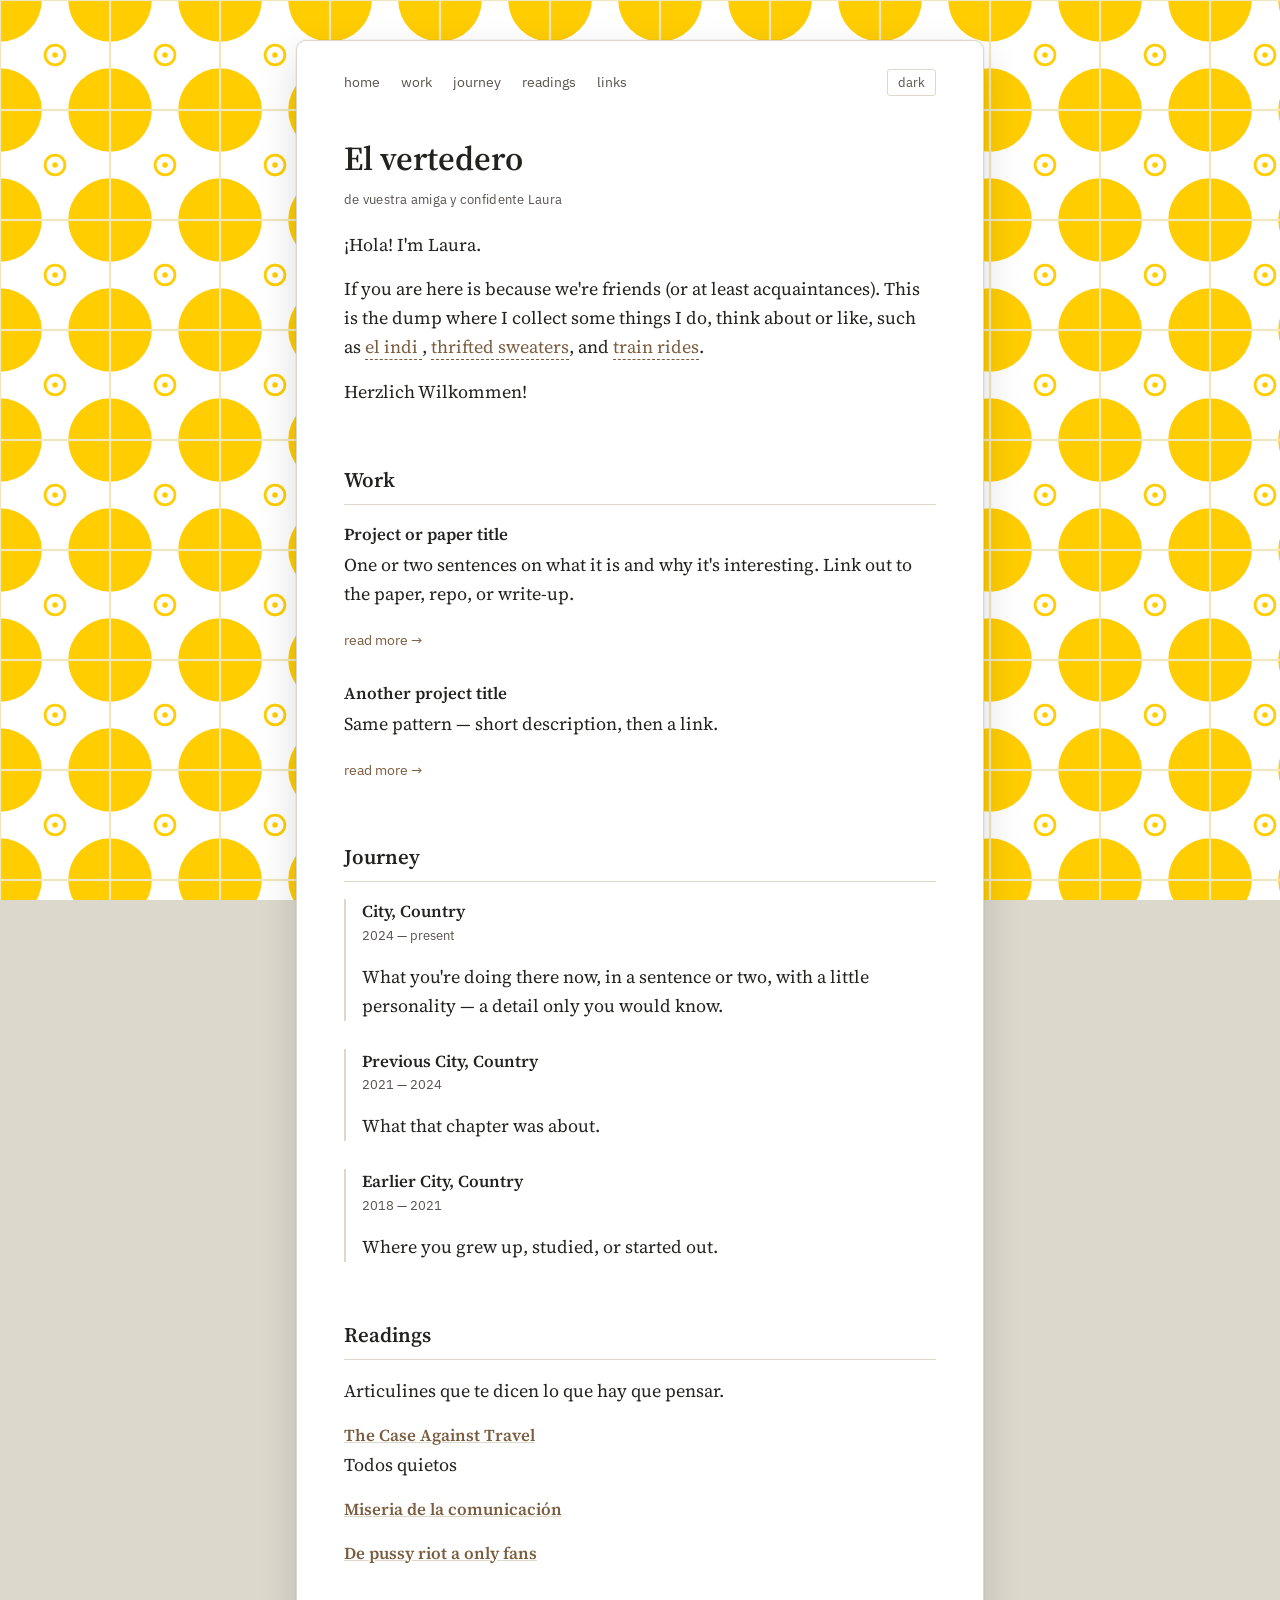
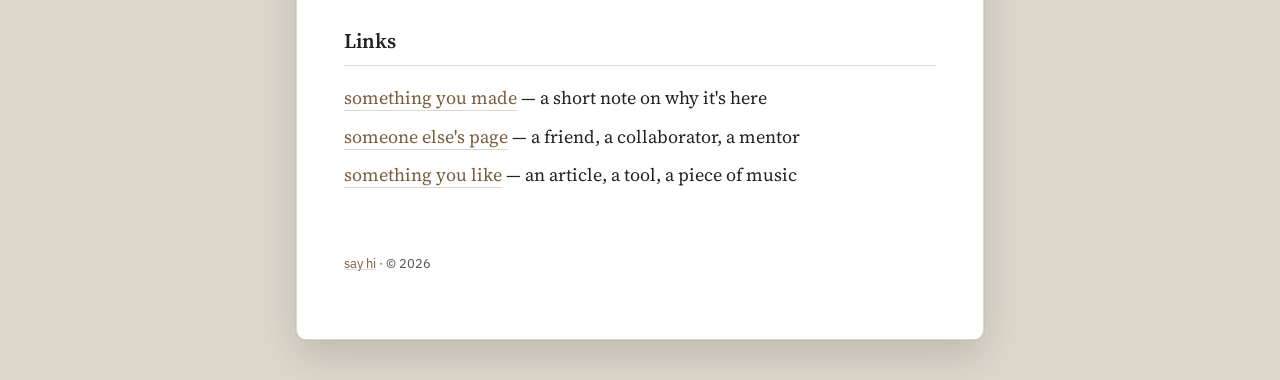
<file: index.html>
<!DOCTYPE html>
<html lang="en">
<head>
<meta charset="UTF-8">
<meta name="viewport" content="width=device-width, initial-scale=1">
<title>Laura!</title>
<meta name="description" content=" Laura ">
<link rel="preconnect" href="https://fonts.googleapis.com">
<link rel="preconnect" href="https://fonts.gstatic.com" crossorigin>
<link href="https://fonts.googleapis.com/css2?family=Source+Serif+4:ital,wght@0,400;0,600;1,400&family=IBM+Plex+Sans:wght@400;500&display=swap" rel="stylesheet">
<link rel="stylesheet" href="style.css">
</head>
<body>

<div class="sheet">

<header class="topnav">
  <nav>
    <a href="#home">home</a>
    <a href="#work">work</a>
    <a href="#journey">journey</a>
    <a href="#readings">readings</a>
    <a href="#links">links</a>
  </nav>
  <button id="theme-toggle" aria-label="Toggle dark mode">dark</button>
</header>

<main id="home">
  <h1> El vertedero </h1>
  <p class="pronunciation"> de vuestra amiga y confidente Laura </p>
  <p class="role">  </p>

  <p class="intro">
    ¡Hola! I'm Laura. 
    </p>
  
    <p class="intro">
    If you are here is because we're friends (or at least acquaintances).
    
    This is the dump where I collect some things I do, think about or like, such as
    <span class="word-swap" data-words="reading| vermú al sol | card games | el indi | biking around " tabindex="0" role="button"> el indi </span>,
    <span class="word-swap" data-words="thrifted sweaters| performing arts |mountains |conciertos en salas (Asturies) | semmantics | guateques " tabindex="0" role="button">thrifted sweaters</span>,
    and
    <span class="word-swap" data-words="train rides| cinema |charlar | basketball | opera | el romancero tradicional " tabindex="0" role="button"> train rides</span>.
  </p>

  <p class="intro">
    Herzlich  Wilkommen!
  </p>


</main>

<section id="work">
  <h2>Work</h2>

  <article class="project">
    <h3>Project or paper title</h3>
    <p>One or two sentences on what it is and why it's interesting. Link
      out to the paper, repo, or write-up.</p>
    <a href="#" target="_blank" rel="noopener">read more →</a>
  </article>

  <article class="project">
    <h3>Another project title</h3>
    <p>Same pattern — short description, then a link.</p>
    <a href="#" target="_blank" rel="noopener">read more →</a>
  </article>
</section>

<section id="journey">
  <h2>Journey</h2>

  <div class="timeline-entry">
    <h3>City, Country</h3>
    <p class="timeline-date">2024 — present</p>
    <p>What you're doing there now, in a sentence or two, with a little
      personality — a detail only you would know.</p>
  </div>

  <div class="timeline-entry">
    <h3>Previous City, Country</h3>
    <p class="timeline-date">2021 — 2024</p>
    <p>What that chapter was about.</p>
  </div>

  <div class="timeline-entry">
    <h3>Earlier City, Country</h3>
    <p class="timeline-date">2018 — 2021</p>
    <p>Where you grew up, studied, or started out.</p>
  </div>
</section>


  <section id="readings"> 
    <h2>Readings</h2> 
    
<p class="section-intro"> 
  Articulines que te dicen lo que hay que pensar. 
</p> 
    <div class="reading-list"> 
  <article class="reading"> 
  <p class="reading-meta">
    </p> <h3> 
      <a href="https://www.newyorker.com/culture/the-weekend-essay/the-case-against-travel" target="_blank" rel="noopener"> 
        The Case Against Travel </a> </h3> <p> Todos quietos </p>
  
    
  </article> 
      <article class="reading"> 
        <p class="reading-meta"> </p> <h3> 
          <a href="https://domingosenchandal.com/2022/09/09/miseria-de-la-comunicacion-i/" target="_blank" rel="noopener"> 
            Miseria de la comunicación </a> 
        </h3> <p> </p> 
       
        
      </article> 
      <article class="reading"> <p class="reading-meta"> </p> <h3> 
          <a href="https://www.diario-red.com/articulo/armas-para-pensar/pussy-riot-onlyfans/20250918124905054543.html" target="_blank" rel="noopener"> 
            De pussy riot a only fans </a> </h3> <p> </p>

  </article> 
    </div> </section>

<section id="links">
  <h2>Links</h2>
  <ul class="linklist">
    <li><a href="#" target="_blank" rel="noopener">something you made</a> — a short note on why it's here</li>
    <li><a href="#" target="_blank" rel="noopener">someone else's page</a> — a friend, a collaborator, a mentor</li>
    <li><a href="#" target="_blank" rel="noopener">something you like</a> — an article, a tool, a piece of music</li>
  </ul>
</section>

<footer>
  <p><a href="mailto:you@example.com">say hi</a> · © 2026</p>
</footer>

</div><!-- /.sheet -->

<script src="script.js"></script>
</body>
</html>
</file>
<file: style.css>
:root {
  --bg: #FFFFFF;
  --ink: #22221F;
  --ink-soft: #56534B;
  --accent: #7A5C3E;
  --rule: #DDD8CC;
  --tile-url: url("data:image/svg+xml;utf8,%3Csvg xmlns='http://www.w3.org/2000/svg' viewBox='0 0 100 100'%3E%3Crect width='100' height='100' fill='%23FFFFFF'/%3E%3Cpath d='M0,0 L38,0 A38,38 0 0 1 0,38 Z' fill='%23FFCD00'/%3E%3Cpath d='M100,0 L100,38 A38,38 0 0 1 62,0 Z' fill='%23FFCD00'/%3E%3Cpath d='M100,100 L62,100 A38,38 0 0 1 100,62 Z' fill='%23FFCD00'/%3E%3Cpath d='M0,100 L0,62 A38,38 0 0 1 38,100 Z' fill='%23FFCD00'/%3E%3Ccircle cx='50' cy='50' r='9' fill='none' stroke='%23FFCD00' stroke-width='2.5'/%3E%3Ccircle cx='50' cy='50' r='2.5' fill='%23FFCD00'/%3E%3Crect x='0.5' y='0.5' width='99' height='99' fill='none' stroke='%23F0E6C0' stroke-width='1'/%3E%3C/svg%3E");
  --tile-size: 110px;
}

html[data-theme="dark"] {
  --bg: #16151A;
  --ink: #EDEAE2;
  --ink-soft: #A9A497;
  --accent: #C9A574;
  --rule: #33323A;
  --tile-url: url("data:image/svg+xml;utf8,%3Csvg xmlns='http://www.w3.org/2000/svg' viewBox='0 0 100 100'%3E%3Crect width='100' height='100' fill='%23172231'/%3E%3Cpath d='M0,0 L38,0 A38,38 0 0 1 0,38 Z' fill='%23B8935F'/%3E%3Cpath d='M100,0 L100,38 A38,38 0 0 1 62,0 Z' fill='%23B8935F'/%3E%3Cpath d='M100,100 L62,100 A38,38 0 0 1 100,62 Z' fill='%23B8935F'/%3E%3Cpath d='M0,100 L0,62 A38,38 0 0 1 38,100 Z' fill='%23B8935F'/%3E%3Ccircle cx='50' cy='50' r='9' fill='none' stroke='%23B8935F' stroke-width='2.5'/%3E%3Ccircle cx='50' cy='50' r='2.5' fill='%23B8935F'/%3E%3Crect x='0.5' y='0.5' width='99' height='99' fill='none' stroke='%230D141C' stroke-width='1'/%3E%3C/svg%3E");
}

* { box-sizing: border-box; }

html {
  scroll-behavior: smooth;
}

body {
  margin: 0;
  color: var(--ink);
  font-family: "Source Serif 4", Georgia, serif;
  font-size: 18px;
  line-height: 1.6;
  background-color: var(--rule);
  background-image: var(--tile-url);
  background-size: var(--tile-size) var(--tile-size);
  background-attachment: fixed;
  transition: background-color 0.2s ease, color 0.2s ease;
}

/* The tile pattern lives on the body; everything readable sits on this
   opaque sheet so text always has full contrast, regardless of theme. */
.sheet {
  max-width: 688px;
  margin: 40px auto;
  padding: 0 0 8px;
  background: var(--bg);
  border-radius: 10px;
  border: 1px solid var(--rule);
  box-shadow: 0 16px 40px rgba(0, 0, 0, 0.14), 0 0 0 1px rgba(0, 0, 0, 0.03);
}

main, section, footer, header.topnav {
  max-width: 640px;
  margin: 0 auto;
  padding: 0 24px;
}

/* Nav */

header.topnav {
  display: flex;
  justify-content: space-between;
  align-items: center;
  padding-top: 28px;
  padding-bottom: 12px;
  font-family: "IBM Plex Sans", sans-serif;
  font-size: 14px;
}

header.topnav nav a {
  color: var(--ink-soft);
  text-decoration: none;
  margin-right: 18px;
}

header.topnav nav a:hover { color: var(--accent); }

#theme-toggle {
  background: none;
  border: 1px solid var(--rule);
  color: var(--ink-soft);
  font-family: inherit;
  font-size: 13px;
  padding: 4px 10px;
  border-radius: 3px;
  cursor: pointer;
}

#theme-toggle:hover { border-color: var(--accent); color: var(--accent); }

/* Headings */

h1 {
  font-size: 2.1rem;
  font-weight: 600;
  margin: 24px 0 4px;
}

h2 {
  font-size: 1.3rem;
  font-weight: 600;
  border-bottom: 1px solid var(--rule);
  padding-bottom: 8px;
  margin-top: 56px;
}

h3 {
  font-size: 1.05rem;
  font-weight: 600;
  margin-bottom: 2px;
}

.pronunciation {
  font-family: "IBM Plex Sans", sans-serif;
  font-size: 13px;
  color: var(--ink-soft);
  letter-spacing: 0.02em;
  margin-top: 0;
}

.role {
  font-family: "IBM Plex Sans", sans-serif;
  font-size: 15px;
  color: var(--ink-soft);
  margin-bottom: 20px;
}

/* Body text & links */

p { margin: 0 0 16px; }

a {
  color: var(--accent);
  text-decoration-color: var(--rule);
}

a:hover { text-decoration-color: var(--accent); }

.intro em { font-style: italic; color: var(--ink); }

.word-swap {
  color: var(--accent);
  border-bottom: 1px dashed var(--accent);
  cursor: pointer;
  transition: opacity 0.15s ease;
}

.word-swap:hover { opacity: 0.7; }

.word-swap:focus-visible {
  outline: 2px solid var(--accent);
  outline-offset: 2px;
}

.word-swap.swapping { opacity: 0; }

.linkrow {
  font-family: "IBM Plex Sans", sans-serif;
  font-size: 15px;
  margin: 8px 0 32px;
}

.linkrow a {
  margin-right: 16px;
  text-decoration: none;
  border-bottom: 1px solid var(--rule);
}

.linkrow a:hover { border-color: var(--accent); }

/* Portrait */

.portrait {
  margin: 32px 0 8px;
}

.portrait img {
  width: 100%;
  max-width: 320px;
  display: block;
  border-radius: 4px;
}

.portrait figcaption {
  font-family: "IBM Plex Sans", sans-serif;
  font-size: 12px;
  color: var(--ink-soft);
  margin-top: 6px;
  font-style: italic;
}

/* Work / projects */

.project {
  margin-bottom: 28px;
}

.project a {
  font-family: "IBM Plex Sans", sans-serif;
  font-size: 14px;
  text-decoration: none;
}

/* Journey / timeline */

.timeline-entry {
  margin-bottom: 28px;
  padding-left: 16px;
  border-left: 2px solid var(--rule);
}

.timeline-date {
  font-family: "IBM Plex Sans", sans-serif;
  font-size: 13px;
  color: var(--ink-soft);
  margin-top: -2px;
}

/* Links list */

.linklist {
  list-style: none;
  padding: 0;
}

.linklist li {
  margin-bottom: 10px;
}

.linklist a {
  text-decoration: none;
  border-bottom: 1px solid var(--rule);
}

.linklist a:hover { border-color: var(--accent); }

/* Footer */

footer {
  margin-top: 64px;
  padding-bottom: 40px;
  font-family: "IBM Plex Sans", sans-serif;
  font-size: 13px;
  color: var(--ink-soft);
}

/* Responsive */

@media (max-width: 480px) {
  body {
    font-size: 16px;
    background-attachment: scroll;
    background-size: 70px 70px;
  }
  header.topnav nav a { margin-right: 12px; }
  .sheet {
    margin: 0;
    border-radius: 0;
    border: none;
    box-shadow: none;
  }
}

/* Reduced motion */

@media (prefers-reduced-motion: reduce) {
  html { scroll-behavior: auto; }
  body, #theme-toggle { transition: none; }
}
</file>
